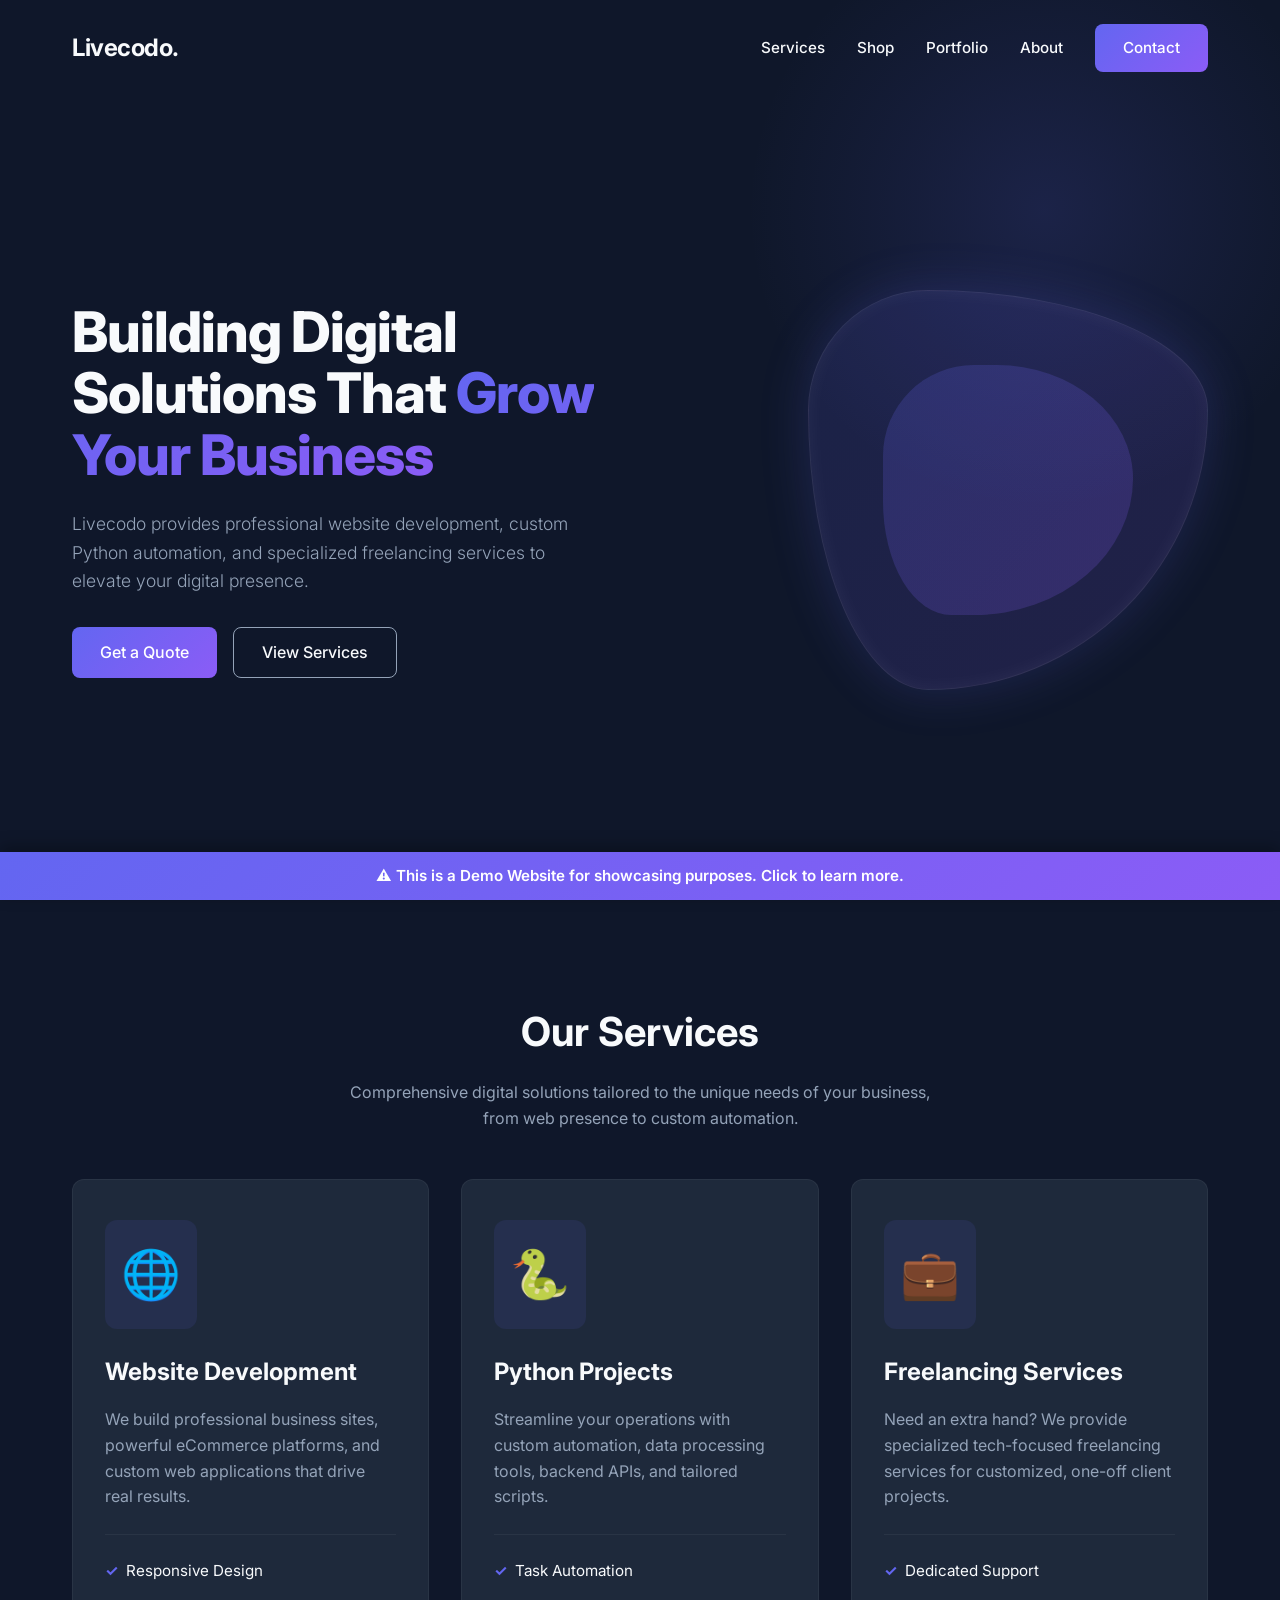
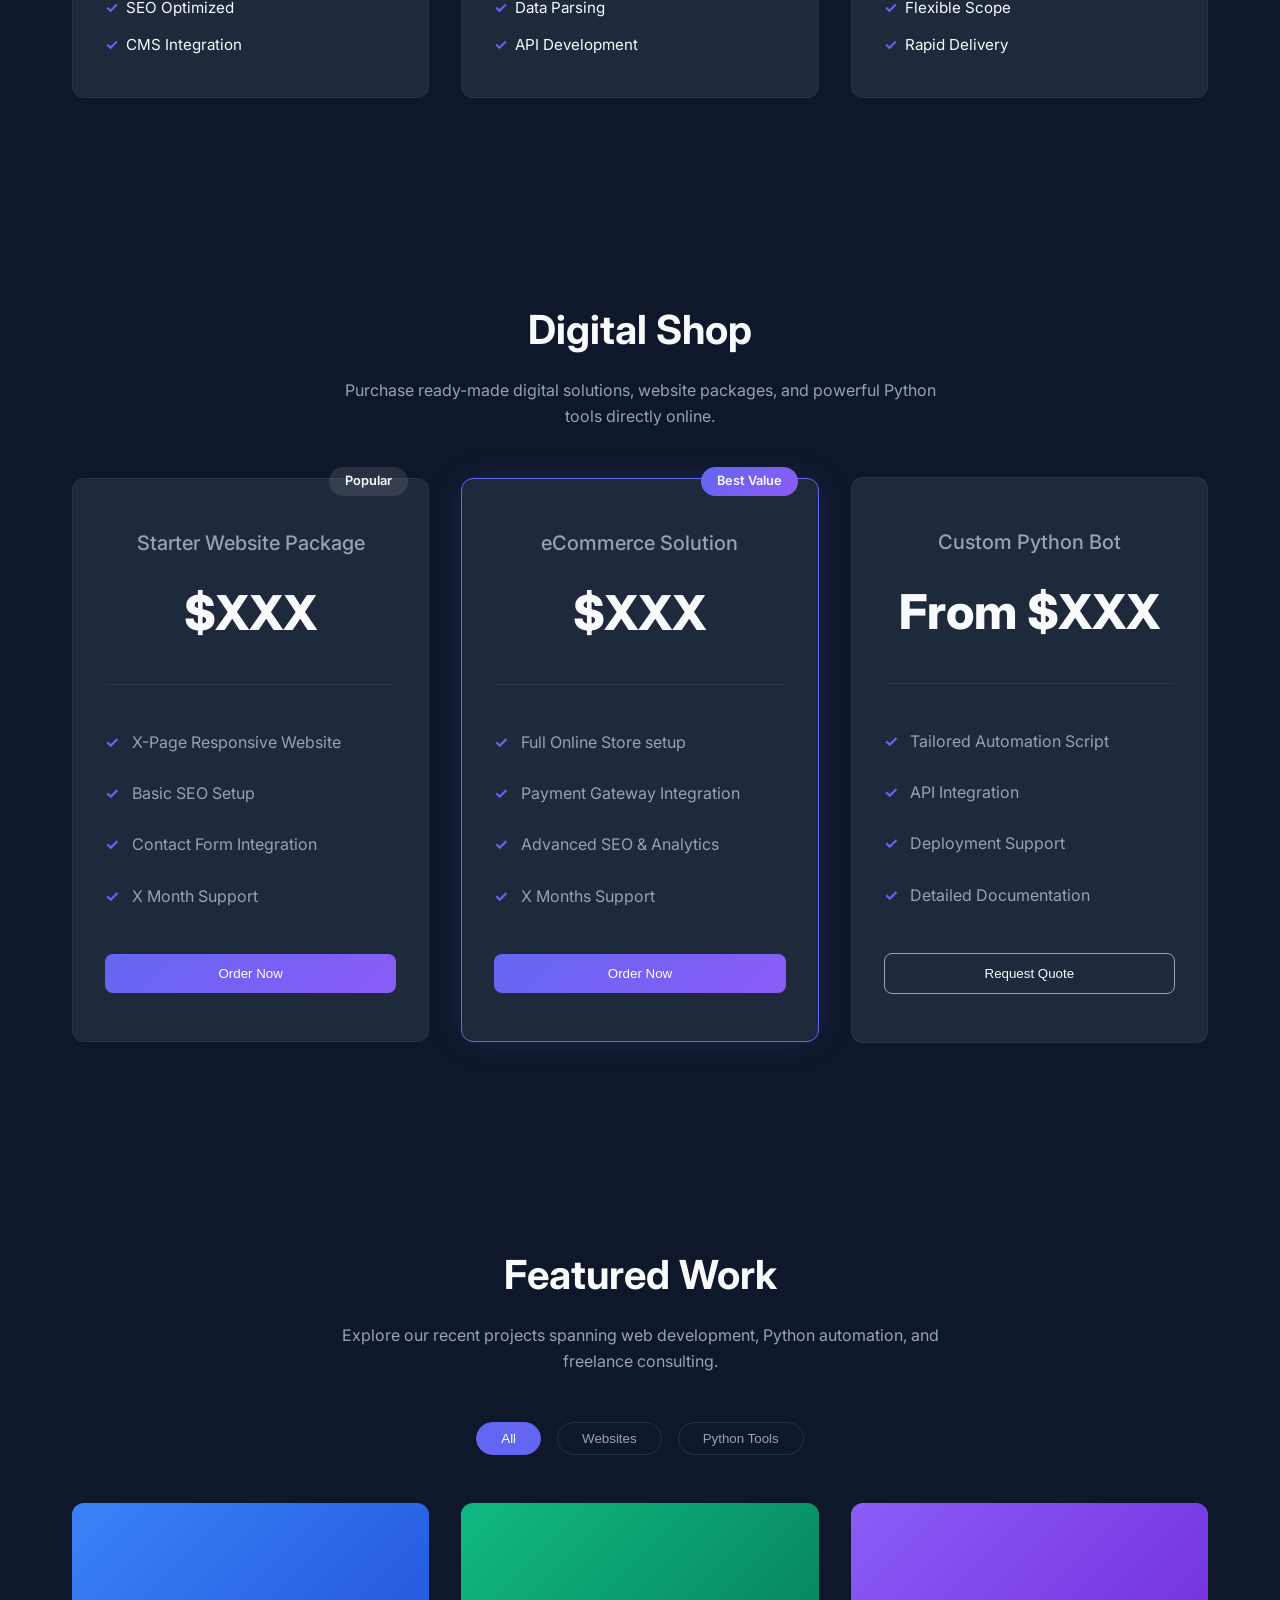
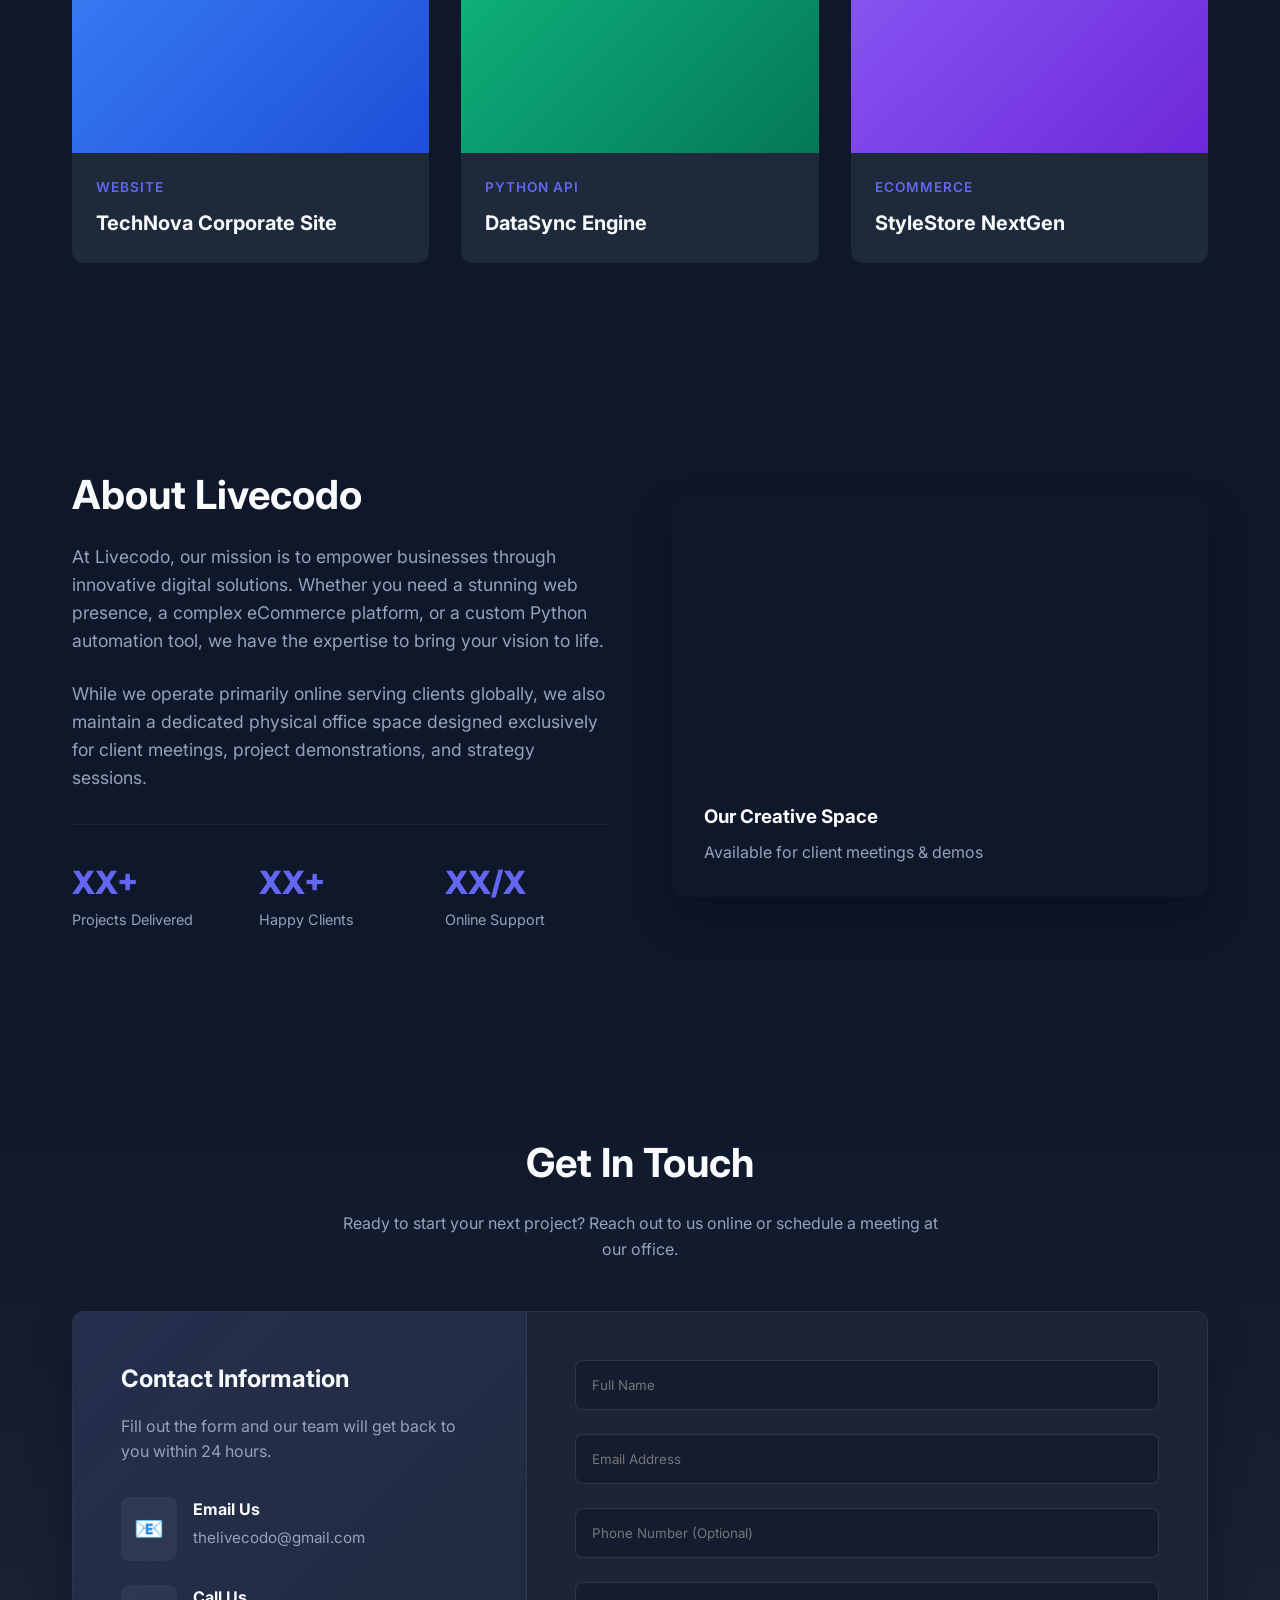
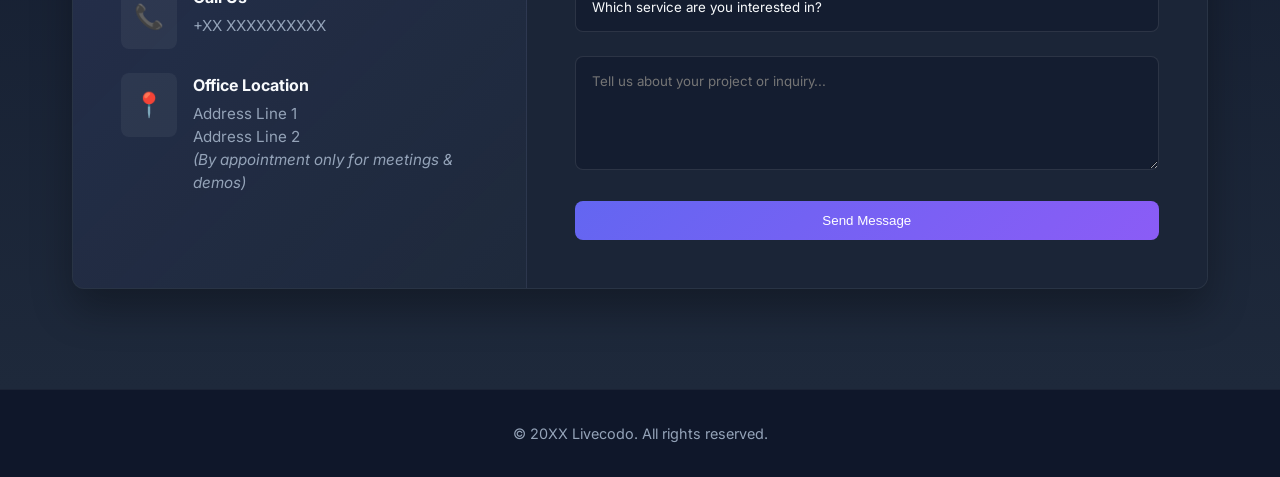
<file: index.html>
<!DOCTYPE html>
<html lang="en">

<head>
    <meta charset="UTF-8">
    <meta name="viewport" content="width=device-width, initial-scale=1.0">
    <meta name="description" content="Livecodo - Building Digital Solutions That Grow Your Business">
    <title>Livecodo | Digital Services & Solutions</title>
    <!-- Google Fonts: Inter -->
    <link rel="preconnect" href="https://fonts.googleapis.com">
    <link rel="preconnect" href="https://fonts.gstatic.com" crossorigin>
    <link href="https://fonts.googleapis.com/css2?family=Inter:wght@300;400;500;600;700&display=swap" rel="stylesheet">
    <link rel="stylesheet" href="style.css">
</head>

<body>
    <!-- Navbar -->
    <header class="navbar" id="navbar">
        <div class="container">
            <a href="#" class="logo">Livecodo.</a>
            <nav>
                <ul class="nav-links">
                    <li><a href="#services">Services</a></li>
                    <li><a href="#shop">Shop</a></li>
                    <li><a href="#portfolio">Portfolio</a></li>
                    <li><a href="#about">About</a></li>
                    <li><a href="#contact" class="btn-primary">Contact</a></li>
                </ul>
                <div class="hamburger">
                    <span class="bar"></span>
                    <span class="bar"></span>
                    <span class="bar"></span>
                </div>
            </nav>
        </div>
    </header>

    <main>
        <!-- Hero Section -->
        <section id="hero" class="hero">
            <div class="container hero-container">
                <div class="hero-content">
                    <h1 class="hero-title">Building Digital Solutions That <span class="highlight">Grow Your
                            Business</span></h1>
                    <p class="hero-subtitle">Livecodo provides professional website development, custom Python
                        automation, and specialized freelancing services to elevate your digital presence.</p>
                    <div class="hero-cta">
                        <a href="#contact" class="btn-primary">Get a Quote</a>
                        <a href="#services" class="btn-secondary">View Services</a>
                    </div>
                </div>
                <div class="hero-image">
                    <!-- Modern pure CSS abstract shape representing tech/digital -->
                    <div class="abstract-shape"></div>
                </div>
            </div>
        </section>

        <!-- Services Section -->
        <section id="services" class="services section">
            <div class="container">
                <h2 class="section-title">Our Services</h2>
                <p class="section-subtitle">Comprehensive digital solutions tailored to the unique needs of your
                    business, from web presence to custom automation.</p>

                <div class="services-grid">
                    <!-- Service 1 -->
                    <div class="service-card">
                        <div class="service-icon">🌐</div>
                        <h3>Website Development</h3>
                        <p class="service-desc">We build professional business sites, powerful eCommerce platforms, and
                            custom web applications that drive real results.</p>
                        <div class="service-features">
                            <span><i class="check-icon">✓</i> Responsive Design</span>
                            <span><i class="check-icon">✓</i> SEO Optimized</span>
                            <span><i class="check-icon">✓</i> CMS Integration</span>
                        </div>
                    </div>

                    <!-- Service 2 -->
                    <div class="service-card">
                        <div class="service-icon">🐍</div>
                        <h3>Python Projects</h3>
                        <p class="service-desc">Streamline your operations with custom automation, data processing
                            tools, backend APIs, and tailored scripts.</p>
                        <div class="service-features">
                            <span><i class="check-icon">✓</i> Task Automation</span>
                            <span><i class="check-icon">✓</i> Data Parsing</span>
                            <span><i class="check-icon">✓</i> API Development</span>
                        </div>
                    </div>

                    <!-- Service 3 -->
                    <div class="service-card">
                        <div class="service-icon">💼</div>
                        <h3>Freelancing Services</h3>
                        <p class="service-desc">Need an extra hand? We provide specialized tech-focused freelancing
                            services for customized, one-off client projects.</p>
                        <div class="service-features">
                            <span><i class="check-icon">✓</i> Dedicated Support</span>
                            <span><i class="check-icon">✓</i> Flexible Scope</span>
                            <span><i class="check-icon">✓</i> Rapid Delivery</span>
                        </div>
                    </div>
                </div>
            </div>
        </section>

        <!-- Shop Section -->
        <section id="shop" class="shop section">
            <div class="container">
                <h2 class="section-title">Digital Shop</h2>
                <p class="section-subtitle">Purchase ready-made digital solutions, website packages, and powerful Python
                    tools directly online.</p>

                <div class="shop-grid">
                    <!-- Product 1 -->
                    <div class="product-card">
                        <div class="product-badge">Popular</div>
                        <div class="product-header">
                            <h3>Starter Website Package</h3>
                            <div class="price">$XXX</div>
                        </div>
                        <ul class="product-features">
                            <li>X-Page Responsive Website</li>
                            <li>Basic SEO Setup</li>
                            <li>Contact Form Integration</li>
                            <li>X Month Support</li>
                        </ul>
                        <button class="btn-primary product-btn">Order Now</button>
                    </div>

                    <!-- Product 2 -->
                    <div class="product-card featured">
                        <div class="product-badge accent">Best Value</div>
                        <div class="product-header">
                            <h3>eCommerce Solution</h3>
                            <div class="price">$XXX</div>
                        </div>
                        <ul class="product-features">
                            <li>Full Online Store setup</li>
                            <li>Payment Gateway Integration</li>
                            <li>Advanced SEO & Analytics</li>
                            <li>X Months Support</li>
                        </ul>
                        <button class="btn-primary product-btn">Order Now</button>
                    </div>

                    <!-- Product 3 -->
                    <div class="product-card">
                        <div class="product-header">
                            <h3>Custom Python Bot</h3>
                            <div class="price">From $XXX</div>
                        </div>
                        <ul class="product-features">
                            <li>Tailored Automation Script</li>
                            <li>API Integration</li>
                            <li>Deployment Support</li>
                            <li>Detailed Documentation</li>
                        </ul>
                        <button class="btn-secondary product-btn">Request Quote</button>
                    </div>
                </div>
            </div>
        </section>

        <!-- Portfolio Section -->
        <section id="portfolio" class="portfolio section">
            <div class="container">
                <h2 class="section-title">Featured Work</h2>
                <p class="section-subtitle">Explore our recent projects spanning web development, Python automation, and
                    freelance consulting.</p>

                <div class="portfolio-filter">
                    <button class="filter-btn active">All</button>
                    <button class="filter-btn">Websites</button>
                    <button class="filter-btn">Python Tools</button>
                </div>

                <div class="portfolio-grid">
                    <!-- Project 1 -->
                    <div class="portfolio-item">
                        <div class="portfolio-image">
                            <div class="portfolio-placeholder blue-grad"></div>
                        </div>
                        <div class="portfolio-info">
                            <span>Website</span>
                            <h3>TechNova Corporate Site</h3>
                        </div>
                    </div>
                    <!-- Project 2 -->
                    <div class="portfolio-item">
                        <div class="portfolio-image">
                            <div class="portfolio-placeholder green-grad"></div>
                        </div>
                        <div class="portfolio-info">
                            <span>Python API</span>
                            <h3>DataSync Engine</h3>
                        </div>
                    </div>
                    <!-- Project 3 -->
                    <div class="portfolio-item">
                        <div class="portfolio-image">
                            <div class="portfolio-placeholder purple-grad"></div>
                        </div>
                        <div class="portfolio-info">
                            <span>eCommerce</span>
                            <h3>StyleStore NextGen</h3>
                        </div>
                    </div>
                </div>
            </div>
        </section>

        <!-- About Section -->
        <section id="about" class="about section">
            <div class="container about-container">
                <div class="about-content">
                    <h2 class="section-title" style="text-align: left;">About Livecodo</h2>
                    <p class="about-text">At Livecodo, our mission is to empower businesses through innovative digital
                        solutions. Whether you need a stunning web presence, a complex eCommerce platform, or a custom
                        Python automation tool, we have the expertise to bring your vision to life.</p>
                    <p class="about-text">While we operate primarily online serving clients globally, we also maintain a
                        dedicated physical office space designed exclusively for client meetings, project
                        demonstrations, and strategy sessions.</p>
                    <div class="stats-grid">
                        <div class="stat-item">
                            <h4>XX+</h4>
                            <p>Projects Delivered</p>
                        </div>
                        <div class="stat-item">
                            <h4>XX+</h4>
                            <p>Happy Clients</p>
                        </div>
                        <div class="stat-item">
                            <h4>XX/X</h4>
                            <p>Online Support</p>
                        </div>
                    </div>
                </div>
                <div class="about-image">
                    <div class="office-placeholder">
                        <div class="office-overlay">
                            <h3>Our Creative Space</h3>
                            <p>Available for client meetings & demos</p>
                        </div>
                    </div>
                </div>
            </div>
        </section>

        <!-- Contact Section -->
        <section id="contact" class="contact section">
            <div class="container">
                <h2 class="section-title">Get In Touch</h2>
                <p class="section-subtitle">Ready to start your next project? Reach out to us online or schedule a
                    meeting at our office.</p>

                <div class="contact-container">
                    <div class="contact-info">
                        <h3>Contact Information</h3>
                        <p>Fill out the form and our team will get back to you within 24 hours.</p>

                        <div class="info-item">
                            <span class="info-icon">📧</span>
                            <div>
                                <h4>Email Us</h4>
                                <p>thelivecodo@gmail.com</p>
                            </div>
                        </div>

                        <div class="info-item">
                            <span class="info-icon">📞</span>
                            <div>
                                <h4>Call Us</h4>
                                <p>+XX XXXXXXXXXX</p>
                            </div>
                        </div>

                        <div class="info-item">
                            <span class="info-icon">📍</span>
                            <div>
                                <h4>Office Location</h4>
                                <p>Address Line 1<br>Address Line 2<br><em>(By appointment only for meetings &
                                        demos)</em></p>
                            </div>
                        </div>
                    </div>

                    <form class="contact-form" action="https://formsubmit.co/thelivecodo@gmail.com" method="POST">
                        <div class="form-group">
                            <input type="text" name="name" required placeholder="Full Name">
                        </div>
                        <div class="form-group">
                            <input type="email" name="email" required placeholder="Email Address">
                        </div>
                        <div class="form-group">
                            <input type="tel" name="phone" placeholder="Phone Number (Optional)">
                        </div>
                        <div class="form-group">
                            <select name="service" required>
                                <option value="" disabled selected>Which service are you interested in?</option>
                                <option value="Website Development">Website Development</option>
                                <option value="eCommerce Solution">eCommerce Solution</option>
                                <option value="Python Automation">Python Automation / Bot</option>
                                <option value="Freelancing">General Freelancing</option>
                                <option value="Other">Other Inquiry</option>
                            </select>
                        </div>
                        <div class="form-group">
                            <textarea name="message" rows="5" required placeholder="Tell us about your project or inquiry..."></textarea>
                        </div>
                        <button type="submit" class="btn-primary" style="width: 100%;">Send Message</button>
                    </form>
                </div>
            </div>
        </section>
    </main>

    <!-- Footer -->
    <footer class="footer">
        <div class="container">
            <p>&copy; 20XX Livecodo. All rights reserved.</p>
        </div>
    </footer>

    <!-- Demo Banner -->
    <div class="demo-banner">
        <a href="demo.html">⚠️ This is a Demo Website for showcasing purposes. Click to learn more.</a>
    </div>

    <script src="script.js"></script>
</body>

</html>
</file>
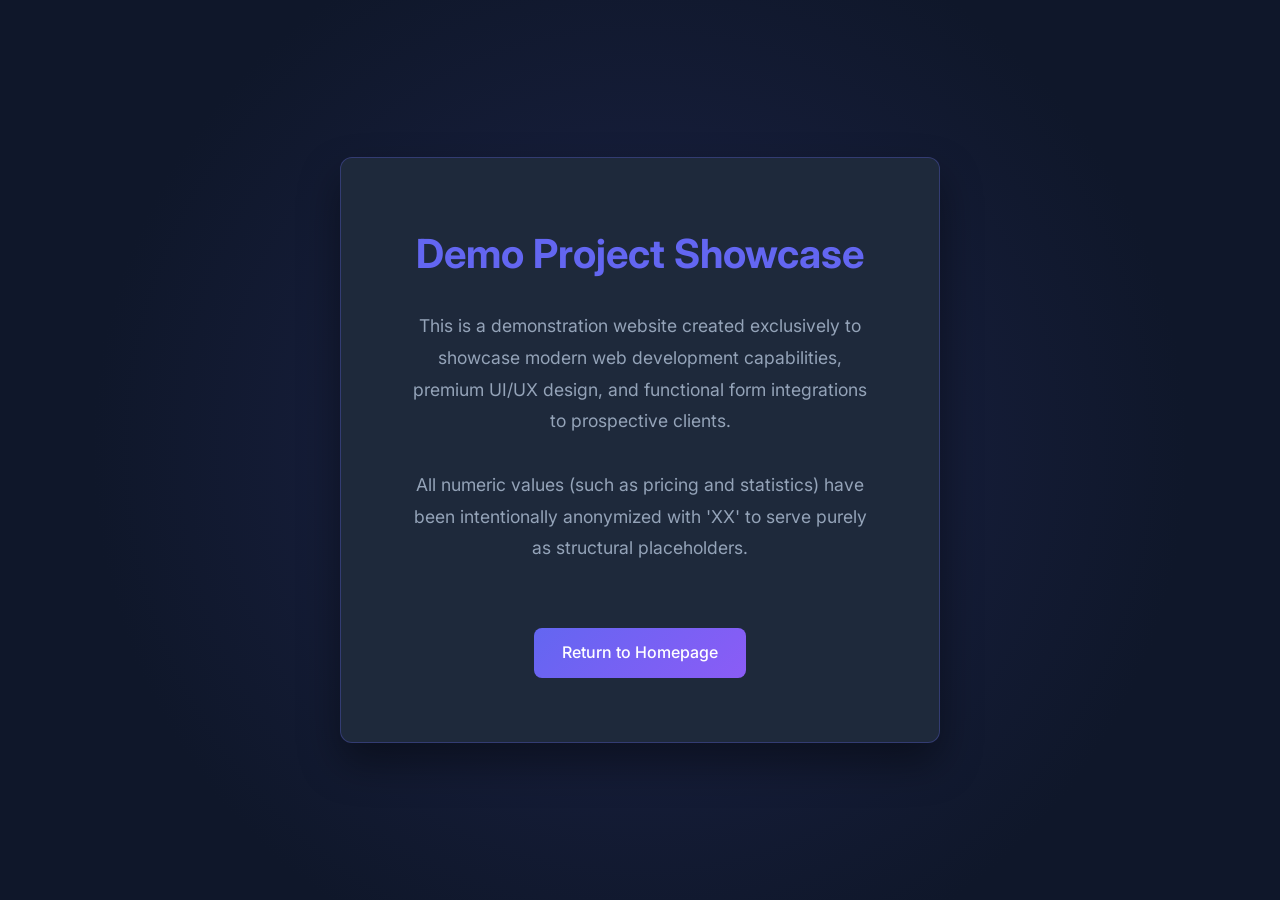
<file: demo.html>
<!DOCTYPE html>
<html lang="en">
<head>
    <meta charset="UTF-8">
    <meta name="viewport" content="width=device-width, initial-scale=1.0">
    <title>Livecodo | Demo Showcase</title>
    <link href="https://fonts.googleapis.com/css2?family=Inter:wght@300;400;500;600;700&display=swap" rel="stylesheet">
    <link rel="stylesheet" href="style.css">
    <style>
        .demo-page {
            min-height: 100vh;
            display: flex;
            align-items: center;
            justify-content: center;
            text-align: center;
            padding: 2rem;
            background: radial-gradient(circle at center, rgba(99, 102, 241, 0.15) 0%, var(--bg-color) 70%);
        }
        .demo-box {
            background: var(--card-bg);
            padding: 4rem;
            border-radius: 12px;
            border: 1px solid rgba(99, 102, 241, 0.3);
            max-width: 600px;
            box-shadow: 0 20px 40px rgba(0,0,0,0.4);
        }
        .demo-box h1 {
            color: var(--accent-color);
            margin-bottom: 1.5rem;
            font-size: 2.5rem;
        }
        .demo-box p {
            color: var(--text-secondary);
            font-size: 1.1rem;
            margin-bottom: 2rem;
            line-height: 1.8;
        }
    </style>
</head>
<body>
    <div class="demo-page">
        <div class="demo-box">
            <h1>Demo Project Showcase</h1>
            <p>This is a demonstration website created exclusively to showcase modern web development capabilities, premium UI/UX design, and functional form integrations to prospective clients.</p>
            <p>All numeric values (such as pricing and statistics) have been intentionally anonymized with 'XX' to serve purely as structural placeholders.</p>
            <a href="index.html" class="btn-primary" style="margin-top: 2rem;">Return to Homepage</a>
        </div>
    </div>
</body>
</html>
</file>
<file: style.css>
/* Base Reset and Variables */
:root {
    --bg-color: #0F172A; /* Dark background */
    --card-bg: #1E293B; /* Slightly lighter dark for cards */
    --text-primary: #F8FAFC;
    --text-secondary: #94A3B8;
    --accent-color: #6366F1; /* Indigo */
    --accent-hover: #4F46E5;
    --gradient-primary: linear-gradient(135deg, #6366F1, #8B5CF6); /* Indigo to Purple */
    --navbar-bg: rgba(15, 23, 42, 0.85); /* Glassmorphism nav */
}

* {
    margin: 0;
    padding: 0;
    box-sizing: border-box;
}

html {
    scroll-behavior: smooth;
}

body {
    font-family: 'Inter', sans-serif;
    background-color: var(--bg-color);
    color: var(--text-primary);
    line-height: 1.6;
    overflow-x: hidden;
}

a {
    text-decoration: none;
    color: inherit;
}

ul {
    list-style: none;
}

/* Utilities */
.container {
    max-width: 1200px;
    margin: 0 auto;
    padding: 0 2rem;
}

.section {
    padding: 100px 0;
}

.section-title {
    font-size: 2.5rem;
    font-weight: 700;
    margin-bottom: 1rem;
    text-align: center;
}

.section-subtitle {
    color: var(--text-secondary);
    text-align: center;
    max-width: 600px;
    margin: 0 auto 3rem auto;
}

.btn-primary {
    display: inline-flex;
    justify-content: center;
    align-items: center;
    background: var(--gradient-primary);
    color: #fff;
    padding: 0.75rem 1.75rem;
    border-radius: 8px;
    font-weight: 500;
    transition: transform 0.3s ease, box-shadow 0.3s ease;
    border: none;
    cursor: pointer;
}

.btn-primary:hover {
    transform: translateY(-2px);
    box-shadow: 0 10px 20px rgba(99, 102, 241, 0.3);
}

.btn-secondary {
    display: inline-flex;
    justify-content: center;
    align-items: center;
    background: transparent;
    color: var(--text-primary);
    padding: 0.75rem 1.75rem;
    border-radius: 8px;
    font-weight: 500;
    border: 1px solid var(--text-secondary);
    transition: all 0.3s ease;
    cursor: pointer;
}

.btn-secondary:hover {
    border-color: var(--text-primary);
    background: rgba(255, 255, 255, 0.05);
}

/* Navbar */
.navbar {
    position: fixed;
    top: 0;
    width: 100%;
    z-index: 1000;
    transition: all 0.3s ease;
    padding: 1.5rem 0;
}

.navbar.scrolled {
    padding: 1rem 0;
    background: var(--navbar-bg);
    backdrop-filter: blur(10px);
    -webkit-backdrop-filter: blur(10px);
    border-bottom: 1px solid rgba(255, 255, 255, 0.1);
}

.navbar .container {
    display: flex;
    justify-content: space-between;
    align-items: center;
}

.logo {
    font-size: 1.5rem;
    font-weight: 700;
    color: var(--text-primary);
    letter-spacing: -0.5px;
}

.nav-links {
    display: flex;
    align-items: center;
    gap: 2rem;
}

.nav-links a {
    font-weight: 500;
    transition: color 0.3s ease;
    font-size: 0.95rem;
}

.nav-links a:not(.btn-primary):hover {
    color: var(--accent-color);
}

/* Hamburger */
.hamburger {
    display: none;
    cursor: pointer;
}

.hamburger .bar {
    display: block;
    width: 25px;
    height: 3px;
    margin: 5px auto;
    -webkit-transition: all 0.3s ease-in-out;
    transition: all 0.3s ease-in-out;
    background-color: var(--text-primary);
}

/* Footer (Basic styling) */
.footer {
    padding: 2rem 0;
    text-align: center;
    border-top: 1px solid rgba(255,255,255,0.05);
    color: var(--text-secondary);
    font-size: 0.9rem;
}

/* Responsive */
@media (max-width: 768px) {
    .hamburger {
        display: block;
    }
    
    .nav-links {
        position: fixed;
        left: -100%;
        top: 70px;
        gap: 0;
        flex-direction: column;
        background-color: var(--card-bg);
        width: 100%;
        text-align: center;
        transition: 0.3s ease;
        box-shadow: 0 10px 27px rgba(0, 0, 0, 0.5);
        padding: 2rem 0;
        border-bottom: 1px solid rgba(255,255,255,0.1);
    }

    .nav-links.active {
        left: 0;
    }

    .nav-links li {
        margin: 1.5rem 0;
    }

    .hamburger.active .bar:nth-child(2) {
        opacity: 0;
    }

    .hamburger.active .bar:nth-child(1) {
        transform: translateY(8px) rotate(45deg);
    }

    .hamburger.active .bar:nth-child(3) {
        transform: translateY(-8px) rotate(-45deg);
    }
}

/* =========================================
   HERO SECTION
   ========================================= */
.hero {
    min-height: 100vh;
    display: flex;
    align-items: center;
    padding-top: 80px; /* Offset for navbar */
    position: relative;
    overflow: hidden;
}

/* Background glow */
.hero::before {
    content: '';
    position: absolute;
    top: -10%;
    right: -5%;
    width: 600px;
    height: 600px;
    background: radial-gradient(circle, rgba(99, 102, 241, 0.15) 0%, rgba(15, 23, 42, 0) 70%);
    border-radius: 50%;
    z-index: -1;
}

.hero-container {
    display: flex;
    align-items: center;
    justify-content: space-between;
    gap: 4rem;
    width: 100%;
}

.hero-content {
    flex: 1;
    max-width: 600px;
    animation: fadeUp 1s ease-out forwards;
}

.hero-title {
    font-size: 3.5rem;
    font-weight: 800;
    line-height: 1.1;
    margin-bottom: 1.5rem;
    letter-spacing: -1px;
}

.highlight {
    background: var(--gradient-primary);
    -webkit-background-clip: text;
    background-clip: text;
    -webkit-text-fill-color: transparent;
}

.hero-subtitle {
    font-size: 1.1rem;
    color: var(--text-secondary);
    margin-bottom: 2rem;
    font-weight: 300;
}

.hero-cta {
    display: flex;
    gap: 1rem;
}

.hero-image {
    flex: 1;
    display: flex;
    justify-content: flex-end;
    position: relative;
    animation: fadeLeft 1s ease-out 0.2s forwards;
    opacity: 0; /* to be animated */
}

/* CSS Art for Hero Image */
.abstract-shape {
    width: 400px;
    height: 400px;
    background: linear-gradient(135deg, rgba(99, 102, 241, 0.15), rgba(139, 92, 246, 0.15));
    border: 1px solid rgba(255, 255, 255, 0.08);
    border-radius: 30% 70% 70% 30% / 30% 30% 70% 70%;
    box-shadow: 0 0 50px rgba(99, 102, 241, 0.2), inset 0 0 20px rgba(255, 255, 255, 0.05);
    animation: morph 8s ease-in-out infinite;
    backdrop-filter: blur(10px);
    -webkit-backdrop-filter: blur(10px);
    display: flex;
    align-items: center;
    justify-content: center;
}

/* Add an inner element to the abstract shape for more depth */
.abstract-shape::after {
    content: '';
    width: 250px;
    height: 250px;
    background: linear-gradient(135deg, rgba(99, 102, 241, 0.2), rgba(139, 92, 246, 0.2));
    border-radius: 40% 60% 70% 30% / 40% 50% 60% 50%;
    animation: morph-inner 10s ease-in-out infinite reverse;
}

/* Animations */
@keyframes fadeUp {
    from { opacity: 0; transform: translateY(30px); }
    to { opacity: 1; transform: translateY(0); }
}

@keyframes fadeLeft {
    from { opacity: 0; transform: translateX(30px); }
    to { opacity: 1; transform: translateX(0); }
}

@keyframes morph {
    0% { border-radius: 30% 70% 70% 30% / 30% 30% 70% 70%; }
    50% { border-radius: 70% 30% 30% 70% / 70% 70% 30% 30%; }
    100% { border-radius: 30% 70% 70% 30% / 30% 30% 70% 70%; }
}

@keyframes morph-inner {
    0% { border-radius: 40% 60% 70% 30% / 40% 50% 60% 50%; transform: rotate(0deg); }
    50% { border-radius: 60% 40% 30% 70% / 50% 60% 40% 60%; transform: rotate(180deg); }
    100% { border-radius: 40% 60% 70% 30% / 40% 50% 60% 50%; transform: rotate(360deg); }
}

@media (max-width: 992px) {
    .hero-container {
        flex-direction: column;
        text-align: center;
        padding-top: 4rem;
    }
    .hero-title {
        font-size: 2.8rem;
    }
    .hero-subtitle {
        margin: 0 auto 2rem auto;
    }
    .hero-cta {
        justify-content: center;
    }
    .hero-image {
        justify-content: center;
        margin-top: 2rem;
    }
    .abstract-shape {
        width: 300px;
        height: 300px;
    }
    .abstract-shape::after {
        width: 180px;
        height: 180px;
    }
}

/* =========================================
   SERVICES SECTION
   ========================================= */
.services {
    background-color: var(--bg-color);
    position: relative;
}

.services-grid {
    display: grid;
    grid-template-columns: repeat(auto-fit, minmax(300px, 1fr));
    gap: 2rem;
    margin-top: 3rem;
}

.service-card {
    background: var(--card-bg);
    border: 1px solid rgba(255, 255, 255, 0.05);
    border-radius: 12px;
    padding: 2.5rem 2rem;
    transition: transform 0.3s ease, box-shadow 0.3s ease, border-color 0.3s ease;
    display: flex;
    flex-direction: column;
    height: 100%;
}

.service-card:hover {
    transform: translateY(-10px);
    box-shadow: 0 20px 40px rgba(0, 0, 0, 0.4);
    border-color: rgba(99, 102, 241, 0.3);
}

.service-icon {
    font-size: 3rem;
    margin-bottom: 1.5rem;
    display: inline-block;
    padding: 1rem;
    background: rgba(99, 102, 241, 0.1);
    border-radius: 12px;
    width: fit-content;
}

.service-card h3 {
    font-size: 1.5rem;
    margin-bottom: 1rem;
    color: var(--text-primary);
}

.service-desc {
    color: var(--text-secondary);
    margin-bottom: 1.5rem;
    flex-grow: 1;
}

.service-features {
    display: flex;
    flex-direction: column;
    gap: 0.8rem;
    border-top: 1px solid rgba(255, 255, 255, 0.05);
    padding-top: 1.5rem;
}

.service-features span {
    font-size: 0.95rem;
    color: var(--text-primary);
    display: flex;
    align-items: center;
    gap: 0.5rem;
}

.check-icon {
    color: var(--accent-color);
    font-style: normal;
    font-weight: bold;
}

/* =========================================
   SHOP SECTION
   ========================================= */
.shop {
    background: linear-gradient(180deg, var(--bg-color) 0%, rgba(15, 23, 42, 0.8) 100%);
}

.shop-grid {
    display: grid;
    grid-template-columns: repeat(auto-fit, minmax(300px, 1fr));
    gap: 2rem;
    margin-top: 3rem;
    align-items: center;
}

.product-card {
    background: var(--card-bg);
    border: 1px solid rgba(255, 255, 255, 0.05);
    border-radius: 12px;
    padding: 3rem 2rem;
    position: relative;
    transition: transform 0.3s ease;
    display: flex;
    flex-direction: column;
}

.product-card.featured {
    border-color: var(--accent-color);
    box-shadow: 0 0 30px rgba(99, 102, 241, 0.15);
    transform: scale(1.05);
}

.product-badge {
    position: absolute;
    top: -12px;
    right: 20px;
    background: rgba(255,255,255,0.1);
    color: var(--text-primary);
    padding: 0.25rem 1rem;
    border-radius: 20px;
    font-size: 0.8rem;
    font-weight: 600;
}

.product-badge.accent {
    background: var(--gradient-primary);
}

.product-header {
    text-align: center;
    margin-bottom: 2rem;
    padding-bottom: 2rem;
    border-bottom: 1px solid rgba(255, 255, 255, 0.05);
}

.product-header h3 {
    font-size: 1.25rem;
    color: var(--text-secondary);
    font-weight: 500;
    margin-bottom: 1rem;
}

.price {
    font-size: 3rem;
    font-weight: 800;
    color: var(--text-primary);
}

.product-features {
    flex-grow: 1;
    margin-bottom: 2rem;
}

.product-features li {
    padding: 0.8rem 0;
    color: var(--text-secondary);
    display: flex;
    align-items: center;
    gap: 0.8rem;
}

.product-features li::before {
    content: '✓';
    color: var(--accent-color);
    font-weight: bold;
}

.product-btn {
    width: 100%;
}

@media (max-width: 992px) {
    .product-card.featured {
        transform: scale(1);
    }
}

/* =========================================
   PORTFOLIO SECTION
   ========================================= */
.portfolio-filter {
    display: flex;
    justify-content: center;
    gap: 1rem;
    margin-bottom: 3rem;
    flex-wrap: wrap;
}

.filter-btn {
    background: transparent;
    border: 1px solid rgba(255, 255, 255, 0.1);
    color: var(--text-secondary);
    padding: 0.5rem 1.5rem;
    border-radius: 20px;
    cursor: pointer;
    transition: all 0.3s ease;
}

.filter-btn:hover, .filter-btn.active {
    background: var(--accent-color);
    color: #fff;
    border-color: var(--accent-color);
}

.portfolio-grid {
    display: grid;
    grid-template-columns: repeat(auto-fit, minmax(300px, 1fr));
    gap: 2rem;
}

.portfolio-item {
    border-radius: 12px;
    overflow: hidden;
    background: var(--card-bg);
    transition: transform 0.3s ease;
}

.portfolio-item:hover {
    transform: translateY(-5px);
}

.portfolio-image {
    width: 100%;
    height: 250px;
    overflow: hidden;
}

.portfolio-placeholder {
    width: 100%;
    height: 100%;
    transition: transform 0.5s ease;
}

.portfolio-item:hover .portfolio-placeholder {
    transform: scale(1.05);
}

.blue-grad { background: linear-gradient(135deg, #3B82F6, #1D4ED8); }
.green-grad { background: linear-gradient(135deg, #10B981, #047857); }
.purple-grad { background: linear-gradient(135deg, #8B5CF6, #6D28D9); }

.portfolio-info {
    padding: 1.5rem;
}

.portfolio-info span {
    color: var(--accent-color);
    font-size: 0.85rem;
    font-weight: 600;
    text-transform: uppercase;
    letter-spacing: 1px;
    display: block;
    margin-bottom: 0.5rem;
}

.portfolio-info h3 {
    font-size: 1.25rem;
    color: var(--text-primary);
}

/* =========================================
   ABOUT SECTION
   ========================================= */
.about {
    background-color: var(--bg-color);
}

.about-container {
    display: flex;
    align-items: center;
    justify-content: space-between;
    gap: 4rem;
}

.about-content {
    flex: 1;
}

.about-text {
    color: var(--text-secondary);
    font-size: 1.1rem;
    margin-bottom: 1.5rem;
}

.stats-grid {
    display: grid;
    grid-template-columns: repeat(3, 1fr);
    gap: 1.5rem;
    margin-top: 2rem;
    border-top: 1px solid rgba(255,255,255,0.05);
    padding-top: 2rem;
}

.stat-item h4 {
    font-size: 2rem;
    color: var(--accent-color);
    font-weight: 800;
}

.stat-item p {
    color: var(--text-secondary);
    font-size: 0.9rem;
}

.about-image {
    flex: 1;
}

.office-placeholder {
    width: 100%;
    height: 400px;
    background: url('https://images.unsplash.com/photo-1497366216548-37526070297c?auto=format&fit=crop&q=80') center/cover;
    border-radius: 12px;
    position: relative;
    overflow: hidden;
    box-shadow: 0 20px 40px rgba(0,0,0,0.3);
}

.office-overlay {
    position: absolute;
    bottom: 0;
    left: 0;
    width: 100%;
    padding: 2rem;
    background: linear-gradient(to top, rgba(15,23,42,0.95), transparent);
}

.office-overlay h3 {
    color: #fff;
    margin-bottom: 0.5rem;
}

.office-overlay p {
    color: var(--text-secondary);
}

@media (max-width: 992px) {
    .about-container {
        flex-direction: column;
    }
    .about-content .section-title {
        text-align: center;
    }
}

/* =========================================
   CONTACT SECTION
   ========================================= */
.contact {
    background: linear-gradient(0deg, var(--card-bg) 0%, var(--bg-color) 100%);
    padding-bottom: 100px;
}

.contact-container {
    display: grid;
    grid-template-columns: 1fr 1.5fr;
    gap: 0;
    background: var(--card-bg);
    border-radius: 12px;
    border: 1px solid rgba(255,255,255,0.05);
    overflow: hidden;
    box-shadow: 0 20px 40px rgba(0,0,0,0.3);
}

.contact-info {
    padding: 3rem;
    background: linear-gradient(135deg, rgba(99, 102, 241, 0.1), transparent);
    border-right: 1px solid rgba(255,255,255,0.05);
}

.contact-info h3 {
    font-size: 1.5rem;
    margin-bottom: 1rem;
}

.contact-info > p {
    color: var(--text-secondary);
    margin-bottom: 2rem;
}

.info-item {
    display: flex;
    align-items: flex-start;
    gap: 1rem;
    margin-bottom: 1.5rem;
}

.info-icon {
    font-size: 1.5rem;
    background: rgba(255,255,255,0.05);
    padding: 0.8rem;
    border-radius: 8px;
}

.info-item h4 {
    margin-bottom: 0.3rem;
}

.info-item p {
    color: var(--text-secondary);
    font-size: 0.95rem;
    line-height: 1.5;
}

.contact-form {
    padding: 3rem;
    background: rgba(15, 23, 42, 0.2);
}

.form-group {
    margin-bottom: 1.5rem;
}

.form-group label {
    display: block;
    margin-bottom: 0.5rem;
    color: var(--text-primary);
    font-size: 0.9rem;
}

.form-group input,
.form-group textarea,
.form-group select {
    width: 100%;
    padding: 1rem;
    background: rgba(15, 23, 42, 0.5);
    border: 1px solid rgba(255,255,255,0.1);
    border-radius: 8px;
    color: var(--text-primary);
    font-family: inherit;
    transition: all 0.3s ease;
    appearance: none;
}

.form-group input:focus,
.form-group textarea:focus,
.form-group select:focus {
    outline: none;
    border-color: var(--accent-color);
    box-shadow: 0 0 0 3px rgba(99, 102, 241, 0.2);
}

.form-group select option {
    background: var(--card-bg);
    color: var(--text-primary);
}

@media (max-width: 992px) {
    .contact-container {
        grid-template-columns: 1fr;
    }
    .contact-info {
        border-right: none;
        border-bottom: 1px solid rgba(255,255,255,0.05);
    }
}

/* =========================================
   DEMO BANNER
   ========================================= */
.demo-banner {
    position: fixed;
    bottom: 0;
    left: 0;
    width: 100%;
    background: var(--gradient-primary);
    text-align: center;
    padding: 0.75rem;
    z-index: 9999;
    box-shadow: 0 -5px 15px rgba(0,0,0,0.3);
}

.demo-banner a {
    color: white;
    font-weight: 600;
    font-size: 0.95rem;
    display: block;
}

.demo-banner a:hover {
    text-decoration: underline;
}
</file>
